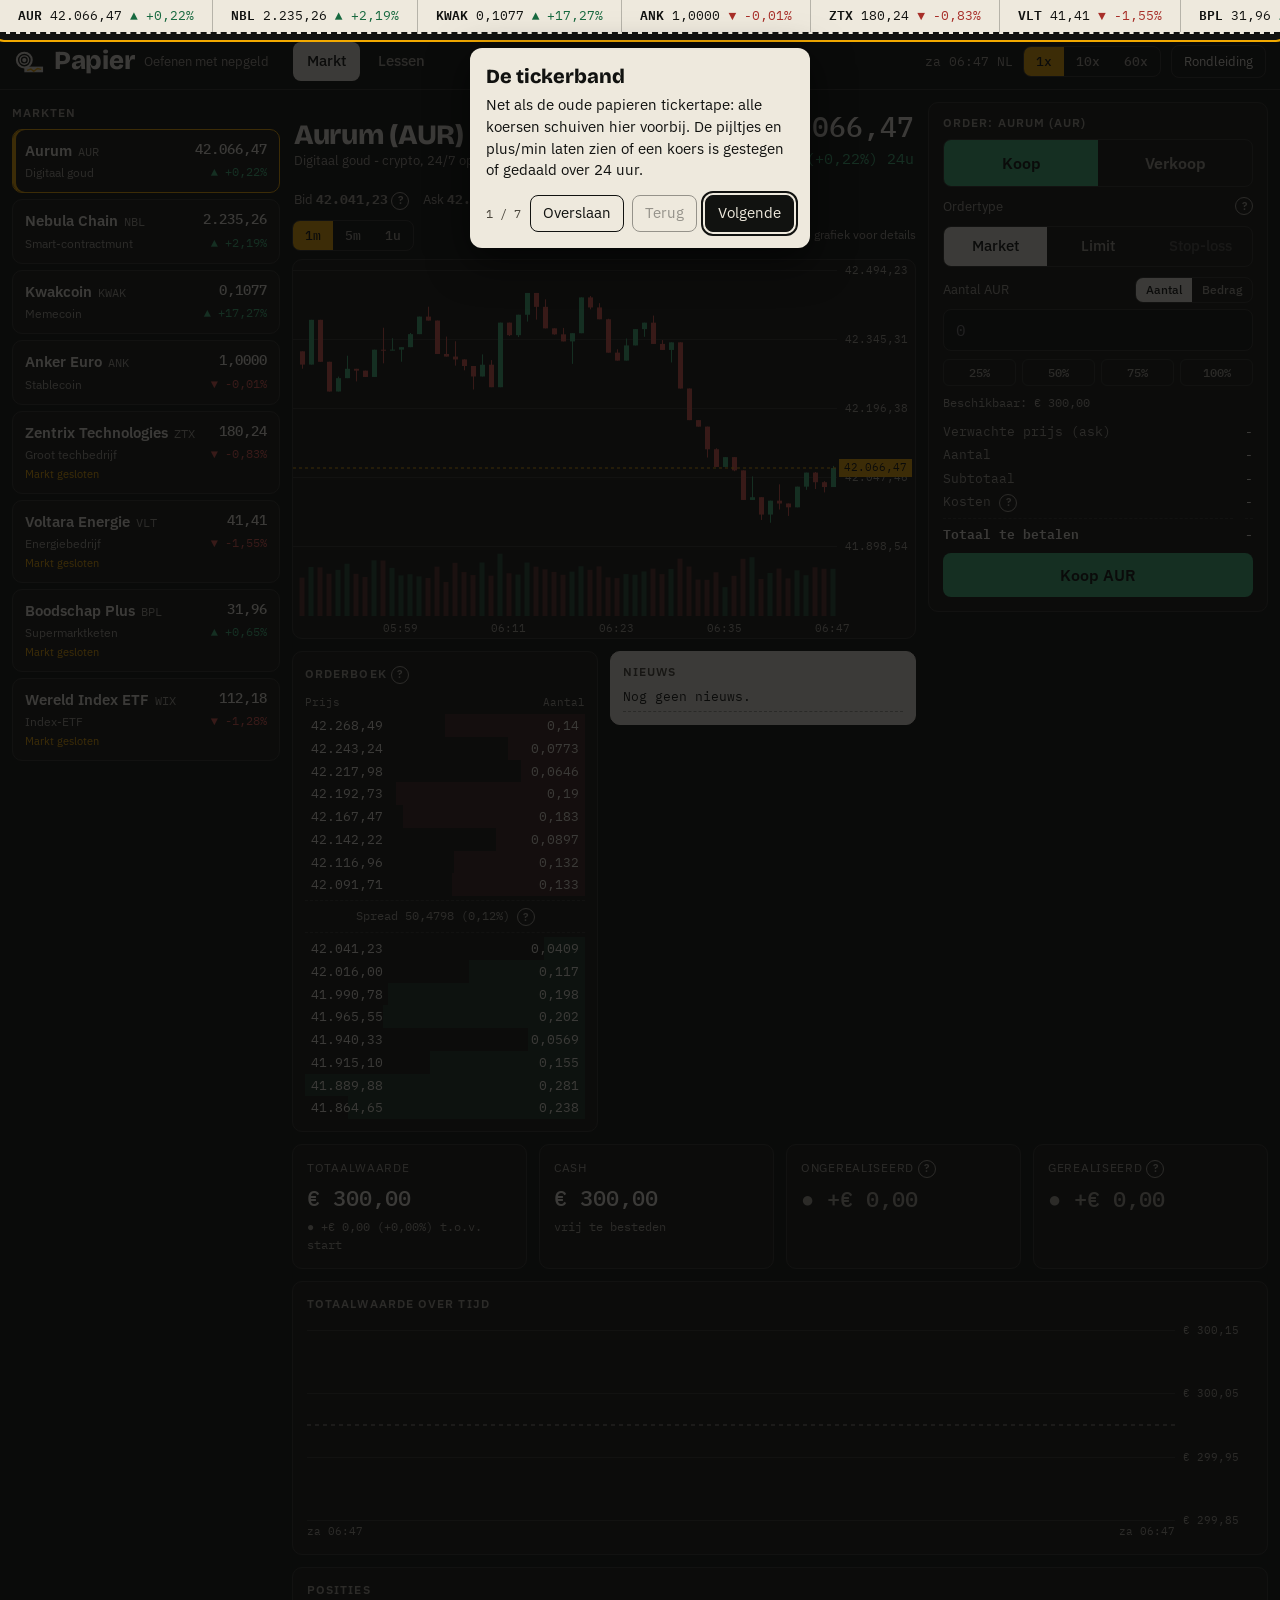
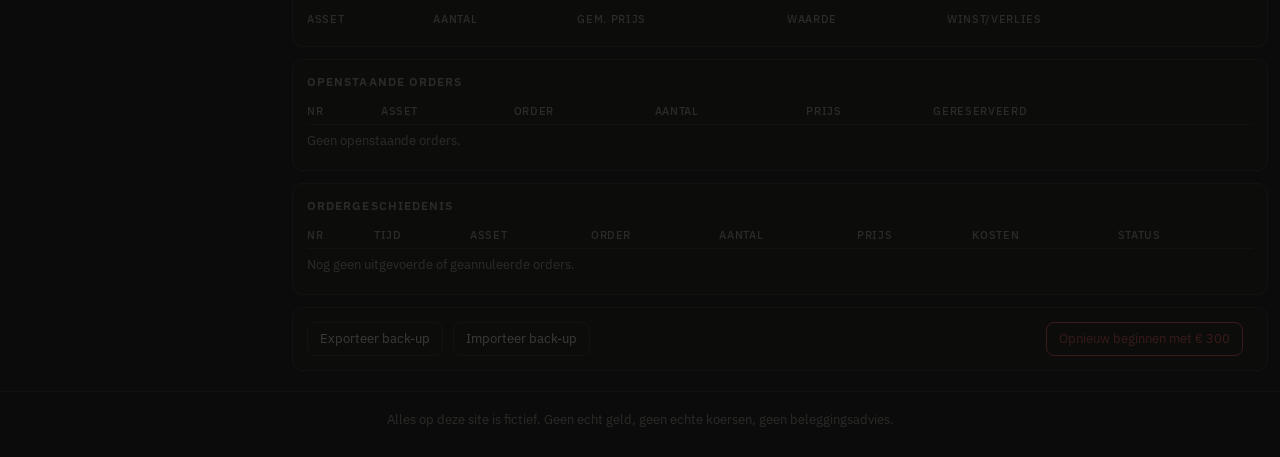
<file: index.html>
<!doctype html>
<html lang="nl">
<head>
<meta charset="utf-8">
<meta name="viewport" content="width=device-width, initial-scale=1">
<title>Papier - oefenen met handelen met nepgeld</title>
<meta name="description" content="Papier is een oefenapp voor crypto- en aandelenhandel met nepgeld. Fictieve koersen, 300 euro startkapitaal, rondleiding en korte lessen. Alles is fictief.">
<meta property="og:title" content="Papier - oefenen met handelen met nepgeld">
<meta property="og:description" content="Leer hoe handelen werkt zonder risico. Fictieve munten en aandelen, een live gesimuleerde markt en 300 euro nepgeld.">
<meta property="og:type" content="website">
<meta property="og:locale" content="nl_NL">
<meta name="theme-color" content="#111210">
<link rel="icon" href="data:image/svg+xml,%3Csvg xmlns='http://www.w3.org/2000/svg' viewBox='0 0 32 32'%3E%3Crect x='11' y='22' width='20' height='6' fill='%23EEE9DD'/%3E%3Cpolyline points='14,26 18,24.5 21,27 25,24 29,25' fill='none' stroke='%23F2A900' stroke-width='1.5'/%3E%3Ccircle cx='11' cy='15' r='9' fill='%23EEE9DD'/%3E%3Ccircle cx='11' cy='15' r='6' fill='none' stroke='%23111210' stroke-width='1.5'/%3E%3Ccircle cx='11' cy='15' r='3' fill='none' stroke='%23111210' stroke-width='1.5'/%3E%3C/svg%3E">
<link rel="preconnect" href="https://fonts.googleapis.com">
<link rel="preconnect" href="https://fonts.gstatic.com" crossorigin>
<link href="https://fonts.googleapis.com/css2?family=Bricolage+Grotesque:opsz,wght@12..96,600;12..96,800&family=IBM+Plex+Mono:wght@400;500;600&family=IBM+Plex+Sans:wght@400;500;600&display=swap" rel="stylesheet">
<link rel="stylesheet" href="css/style.css">
</head>
<body data-view="markt">
<a class="skip" href="#hoofd">Naar hoofdinhoud</a>

<div class="boven">
  <div class="tickerband" aria-label="Koersen van alle fictieve markten">
    <div class="tape-spoor" id="tape"></div>
  </div>
  <header class="kop">
    <div class="merk">
      <svg class="logo" viewBox="0 0 32 32" aria-hidden="true">
        <rect x="11" y="22" width="20" height="6" fill="#EEE9DD"/>
        <polyline points="14,26 18,24.5 21,27 25,24 29,25" fill="none" stroke="#F2A900" stroke-width="1.5"/>
        <circle cx="11" cy="15" r="9" fill="#EEE9DD"/>
        <circle cx="11" cy="15" r="6" fill="none" stroke="#111210" stroke-width="1.5"/>
        <circle cx="11" cy="15" r="3" fill="none" stroke="#111210" stroke-width="1.5"/>
      </svg>
      <h1 class="merknaam">Papier</h1>
      <span class="slogan">Oefenen met nepgeld</span>
    </div>
    <nav class="tabs" aria-label="Weergave">
      <button type="button" class="tab" data-view="markt" aria-pressed="true">Markt</button>
      <button type="button" class="tab tab-portefeuille" data-view="portefeuille" aria-pressed="false">Portefeuille</button>
      <button type="button" class="tab" data-view="lessen" id="nav-lessen" aria-pressed="false">Lessen</button>
    </nav>
    <div class="kopacties">
      <time class="klok mono" id="klok" title="Gesimuleerde tijd in Amsterdam"></time>
      <div class="snelheid" role="group" aria-label="Tijdversneller">
        <button type="button" data-s="1" aria-pressed="true">1x</button>
        <button type="button" data-s="10" aria-pressed="false">10x</button>
        <button type="button" data-s="60" aria-pressed="false">60x</button>
      </div>
      <button type="button" class="knop-klein" id="btn-tour">Rondleiding</button>
    </div>
  </header>
</div>

<div class="banner" id="banner" role="status" hidden></div>

<main id="hoofd" class="terminal">
  <aside class="assetlijst" data-sec="markt" aria-label="Markten">
    <h2 class="kopje">Markten</h2>
    <ul id="assets" class="assets"></ul>
  </aside>

  <section class="midden" data-sec="markt" aria-label="Koers en orderboek">
    <div class="assetkop">
      <div>
        <h2 class="assetnaam" id="k-naam"></h2>
        <p class="assetrol" id="k-rol"></p>
      </div>
      <div class="assetprijs">
        <div class="groot mono" id="k-prijs"></div>
        <div class="mono" id="k-verschil"></div>
      </div>
      <div class="assetstatus" id="k-status"></div>
    </div>
    <div class="tfbalk">
      <div class="tf" role="group" aria-label="Tijdsinterval van de candles">
        <button type="button" data-tf="1m" aria-pressed="true">1m</button>
        <button type="button" data-tf="5m" aria-pressed="false">5m</button>
        <button type="button" data-tf="1u" aria-pressed="false">1u</button>
      </div>
      <span class="hint">Candles <button type="button" class="vraag" data-begrip="candle" aria-label="Uitleg: candle">?</button> · beweeg of tik over de grafiek voor details</span>
    </div>
    <div class="grafiek-wrap">
      <canvas id="grafiek" role="img" aria-label="Koersgrafiek"></canvas>
      <div class="gesloten" id="gesloten" hidden></div>
    </div>
    <div class="onder">
      <section class="orderboek" aria-label="Orderboek">
        <h3 class="kopje">Orderboek <button type="button" class="vraag" data-begrip="orderboek" aria-label="Uitleg: orderboek">?</button></h3>
        <div class="ob-kop mono"><span>Prijs</span><span>Aantal</span></div>
        <div id="ob-asks" class="ob-zijde"></div>
        <div class="ob-mid mono" id="ob-mid"></div>
        <div id="ob-bids" class="ob-zijde"></div>
      </section>
      <section class="nieuws" aria-label="Nieuwsfeed">
        <h3 class="kopje">Nieuws</h3>
        <ul id="nieuws" class="nieuws-lijst"></ul>
      </section>
    </div>
  </section>

  <section class="orderpaneel" id="orderpaneel" data-sec="markt" aria-label="Order plaatsen">
    <div class="bon-houder" id="bon-houder"></div>
    <div class="op-kop">
      <h2 class="kopje">Order: <span id="op-asset"></span></h2>
      <button type="button" class="sluit" id="op-sluit" aria-label="Sluit orderpaneel">&times;</button>
    </div>
    <div class="seg groot" id="op-kant" role="group" aria-label="Kopen of verkopen">
      <button type="button" data-kant="koop" aria-pressed="true">Koop</button>
      <button type="button" data-kant="verkoop" aria-pressed="false">Verkoop</button>
    </div>
    <div class="veld-kop"><span>Ordertype</span> <button type="button" class="vraag" id="op-type-tip" data-begrip="market" aria-label="Uitleg: Market">?</button></div>
    <div class="seg" id="op-type" role="group" aria-label="Ordertype">
      <button type="button" data-type="markt" aria-pressed="true">Market</button>
      <button type="button" data-type="limit" aria-pressed="false">Limit</button>
      <button type="button" data-type="stop" aria-pressed="false">Stop-loss</button>
    </div>
    <form id="op-form" novalidate>
      <label class="veld" id="lbl-prijs" hidden><span id="lbl-prijs-tekst">Limietprijs</span><input id="op-prijs" inputmode="decimal" autocomplete="off"></label>
      <div class="veld-kop"><label for="op-invoer" id="lbl-invoer-tekst">Aantal</label>
        <div class="seg klein" id="op-modus" role="group" aria-label="Invoeren op aantal of bedrag">
          <button type="button" data-modus="aantal" aria-pressed="true">Aantal</button>
          <button type="button" data-modus="bedrag" aria-pressed="false">Bedrag</button>
        </div></div>
      <input class="invoer" id="op-invoer" inputmode="decimal" autocomplete="off" placeholder="0">
      <div class="pct" id="op-pct" role="group" aria-label="Snelle keuze">
        <button type="button" data-p="0.25">25%</button><button type="button" data-p="0.5">50%</button><button type="button" data-p="0.75">75%</button><button type="button" data-p="1">100%</button>
      </div>
      <p class="beschikbaar mono" id="op-beschikbaar"></p>
      <dl class="overzicht mono">
        <dt id="ov-label-prijs">Verwachte prijs</dt><dd id="ov-prijs">-</dd>
        <dt>Aantal</dt><dd id="ov-aantal">-</dd>
        <dt>Subtotaal</dt><dd id="ov-sub">-</dd>
        <dt>Kosten <button type="button" class="vraag" data-begrip="kosten" aria-label="Uitleg: kosten">?</button></dt><dd id="ov-kosten">-</dd>
        <dt class="tot" id="ov-totaal-label">Totaal te betalen</dt><dd class="tot" id="ov-totaal">-</dd>
      </dl>
      <p class="fout" id="op-fout" role="alert"></p>
      <p class="waarschuwing" id="op-markt-dicht" hidden></p>
      <p class="melding" id="op-melding" role="status"></p>
      <button type="submit" class="hoofdknop koop" id="op-submit">Koop</button>
    </form>
  </section>

  <section class="portefeuille" id="portefeuille" data-sec="portefeuille" aria-label="Portefeuille"></section>
</main>

<section id="lessen" class="lessen-view" aria-label="Lessen"></section>

<div class="sheet-schaduw" id="sheet-schaduw"></div>
<div class="mobiel-balk" id="mobiel-balk">
  <button type="button" class="koop" data-kant="koop" aria-pressed="true">Koop</button>
  <button type="button" class="verkoop" data-kant="verkoop" aria-pressed="false">Verkoop</button>
</div>

<dialog id="bevestig" class="dialoog" aria-labelledby="bv-titel">
  <h2 id="bv-titel" class="dl-titel"></h2>
  <p class="hint">Controleer je order voordat je bevestigt.</p>
  <dl class="overzicht mono" id="bv-lijst"></dl>
  <p id="bv-uitleg" class="hint"></p>
  <div class="dl-knoppen"><button type="button" class="knop-klein" id="bv-terug">Terug</button><button type="button" class="hoofdknop koop" id="bv-ok">Bevestig order</button></div>
</dialog>

<footer class="voet">
  <p>Alles op deze site is fictief. Geen echt geld, geen echte koersen, geen beleggingsadvies.</p>
</footer>

<script type="module" src="js/main.js"></script>
</body>
</html>
</file>
<file: css/style.css>
/* Papier - een handelsterminal met de warmte van papier en inkt */
:root {
  --ink: #111210; --ink-2: #181916; --ink-3: #22231F; --lijn: #34352E;
  --papier: #EEE9DD; --papier-2: #DDD6C4; --amber: #F2A900;
  --stijgen: #3FB57A; --dalen: #E0574F;
  --stijgen-p: #17693F; --dalen-p: #A82F29; /* voor op papier */
  --dim: #A8A398;
  --f-kop: 'Bricolage Grotesque', Georgia, serif;
  --f-tekst: 'IBM Plex Sans', system-ui, sans-serif;
  --f-mono: 'IBM Plex Mono', ui-monospace, Consolas, monospace;
  --r: 10px;
  color-scheme: dark;
}
*, *::before, *::after { box-sizing: border-box; }
html { -webkit-text-size-adjust: 100%; }
body { margin: 0; background: var(--ink); color: var(--papier); font: 15px/1.5 var(--f-tekst); min-width: 320px; }
h1, h2, h3, p, ul { margin: 0; }
ul { padding: 0; list-style: none; }
button { font: inherit; color: inherit; cursor: pointer; }
.mono, .tk, .klok, table, input, .ob-zijde, .ob-mid { font-family: var(--f-mono); font-variant-numeric: tabular-nums; }
::selection { background: var(--amber); color: var(--ink); }
:focus-visible { outline: 2px solid var(--amber); outline-offset: 2px; border-radius: 4px; }
.skip { position: absolute; left: 8px; top: -60px; background: var(--amber); color: var(--ink); padding: 8px 12px; z-index: 200; border-radius: 6px; }
.skip:focus { top: 8px; }
.op { color: var(--stijgen); } .neer { color: var(--dalen); } .vlak { color: var(--dim); }
.kopje { font: 600 12px/1 var(--f-tekst); letter-spacing: .09em; text-transform: uppercase; color: var(--dim); padding: 2px 0 10px; }

/* boven: tickerband + kop */
.boven { position: sticky; top: 0; z-index: 40; background: var(--ink); }
.tickerband { background: var(--papier); color: var(--ink); height: 34px; overflow: hidden; position: relative; border-bottom: 2px dashed var(--ink); }
.tape-spoor { display: flex; width: max-content; animation: tape 70s linear infinite; }
.tape-set { display: flex; flex: none; }
.tk { display: inline-flex; gap: 8px; align-items: center; padding: 0 18px; height: 32px; font-size: 13px; border-right: 1px solid rgba(17,18,16,.25); white-space: nowrap; }
.tk b { font-weight: 600; }
.tk .op { color: var(--stijgen-p); } .tk .neer { color: var(--dalen-p); } .tk .vlak { color: #5B574D; }
@keyframes tape { to { transform: translateX(-50%); } }
.tickerband:hover .tape-spoor { animation-play-state: paused; }

.kop { display: flex; align-items: center; gap: 16px; padding: 8px 14px; border-bottom: 1px solid var(--lijn); flex-wrap: wrap; }
.merk { display: flex; align-items: center; gap: 10px; }
.logo { width: 30px; height: 30px; }
.merknaam { font: 800 26px/1 var(--f-kop); letter-spacing: -.01em; }
.slogan { color: var(--dim); font-size: 13px; }
.tabs { display: flex; gap: 4px; margin-left: 8px; }
.tab { background: none; border: 0; padding: 8px 14px; border-radius: 8px; color: var(--dim); font-weight: 500; }
.tab:hover { color: var(--papier); background: var(--ink-3); }
.tab[aria-pressed="true"] { color: var(--ink); background: var(--papier); }
.kopacties { margin-left: auto; display: flex; align-items: center; gap: 10px; }
.klok { font-size: 13px; color: var(--dim); }
.snelheid, .tf { display: inline-flex; border: 1px solid var(--lijn); border-radius: 8px; overflow: hidden; }
.snelheid button, .tf button { background: none; border: 0; padding: 6px 12px; font: 500 13px var(--f-mono); color: var(--dim); }
.snelheid button:hover, .tf button:hover { color: var(--papier); background: var(--ink-3); }
.snelheid button[aria-pressed="true"], .tf button[aria-pressed="true"] { background: var(--amber); color: var(--ink); }
.knop-klein { background: none; border: 1px solid var(--lijn); border-radius: 8px; padding: 6px 12px; font-size: 13px; }
.knop-klein:hover { background: var(--ink-3); }

.banner { margin: 10px 12px 0; background: var(--papier); color: var(--ink); border-radius: var(--r); padding: 10px 14px; display: flex; gap: 12px; align-items: center; justify-content: space-between; }
.banner[hidden] { display: none; }
.banner button { background: var(--ink); color: var(--papier); border: 0; border-radius: 6px; padding: 5px 12px; }

/* layout desktop */
.terminal { display: grid; grid-template-columns: 268px minmax(0, 1fr) 340px; grid-template-areas: "lijst midden order" "lijst port port"; gap: 12px; padding: 12px; align-items: start; }
.assetlijst { grid-area: lijst; position: sticky; top: 104px; max-height: calc(100vh - 116px); overflow: auto; }
.midden { grid-area: midden; min-width: 0; }
.card, .assetlijst, .midden > *, .orderpaneel, .portefeuille { }
.assets { display: flex; flex-direction: column; gap: 6px; }
.asset { width: 100%; display: grid; grid-template-columns: 1fr auto; gap: 2px 8px; text-align: left; background: var(--ink-2); border: 1px solid var(--lijn); border-radius: var(--r); padding: 10px 12px; }
.asset:hover { border-color: var(--dim); }
.asset[aria-pressed="true"] { border-color: var(--amber); box-shadow: inset 3px 0 0 var(--amber); }
.asset .nm { font-weight: 600; }
.asset .nm small { color: var(--dim); font: 400 12px var(--f-mono); margin-left: 6px; }
.asset .pr { text-align: right; font: 500 14px var(--f-mono); }
.asset .rl { color: var(--dim); font-size: 12px; }
.asset .ch { text-align: right; font: 400 12px var(--f-mono); }
.asset .zi { grid-column: 1 / -1; font-size: 11px; color: var(--amber); }

.assetkop { display: flex; align-items: flex-end; gap: 20px; flex-wrap: wrap; padding: 4px 2px 10px; }
.assetnaam { font: 800 28px/1.1 var(--f-kop); letter-spacing: -.01em; }
.assetrol { color: var(--dim); font-size: 13px; }
.assetprijs { margin-left: auto; text-align: right; }
.assetprijs .groot { font-size: 28px; font-weight: 500; }
.assetstatus { flex-basis: 100%; font-size: 13px; color: var(--dim); display: flex; gap: 14px; flex-wrap: wrap; }
.assetstatus .st { color: var(--amber); }
.tfbalk { display: flex; justify-content: space-between; align-items: center; gap: 10px; flex-wrap: wrap; padding-bottom: 8px; }
.hint { color: var(--dim); font-size: 12px; }
.grafiek-wrap { position: relative; background: var(--ink-2); border: 1px solid var(--lijn); border-radius: var(--r); height: 380px; overflow: hidden; }
#grafiek { display: block; width: 100%; height: 100%; touch-action: pan-y; cursor: crosshair; }
.gesloten { position: absolute; right: 90px; top: 8px; background: var(--amber); color: var(--ink); font-weight: 600; font-size: 13px; padding: 4px 10px; border-radius: 6px; pointer-events: none; }
.gesloten[hidden] { display: none; }

.onder { align-items: start; display: grid; grid-template-columns: minmax(0, 1fr) minmax(0, 1fr); gap: 12px; margin-top: 12px; }
.orderboek, .nieuws { background: var(--ink-2); border: 1px solid var(--lijn); border-radius: var(--r); padding: 12px; }
.ob-kop { display: flex; justify-content: space-between; color: var(--dim); font-size: 11px; padding-bottom: 4px; }
.ob-zijde { display: flex; flex-direction: column; }
.ob-rij { display: flex; justify-content: space-between; font-size: 12.5px; padding: 2px 6px; position: relative; }
.ob-rij i { position: absolute; right: 0; top: 0; bottom: 0; opacity: .18; }
.ob-rij.ask i { background: var(--dalen); } .ob-rij.bid i { background: var(--stijgen); }
.ob-rij span { position: relative; }
.ob-rij.ask span:first-child { color: var(--dalen); } .ob-rij.bid span:first-child { color: var(--stijgen); }
.ob-mid { text-align: center; padding: 6px 0; margin: 4px 0; font-size: 12px; color: var(--dim); border-block: 1px dashed var(--lijn); }

/* nieuws als papieren strook */
.nieuws { background: var(--papier); color: var(--ink); border-color: var(--papier); }
.nieuws .kopje { color: #4A463C; }
.nieuws-lijst { display: flex; flex-direction: column; gap: 6px; max-height: 330px; overflow: auto; }
.nieuws-lijst li { font: 13px/1.35 var(--f-mono); padding-bottom: 6px; border-bottom: 1px dashed rgba(17,18,16,.35); }
.nieuws-lijst time { color: #4A463C; margin-right: 6px; }
.nieuws-lijst .op { color: var(--stijgen-p); } .nieuws-lijst .neer { color: var(--dalen-p); }
.nieuws-lijst li:first-child { animation: nieuw .6s; }
@keyframes nieuw { from { background: rgba(242,169,0,.5); } }

/* micro-animatie: koers flitst */
.flits-op { animation: fop .5s; } .flits-neer { animation: fneer .5s; }
@keyframes fop { from { background: rgba(63,181,122,.35); } }
@keyframes fneer { from { background: rgba(224,87,79,.35); } }

.voet { text-align: center; color: var(--dim); font-size: 13px; padding: 18px 12px 28px; border-top: 1px solid var(--lijn); margin-top: 8px; }

/* tooltip-icoon */
.vraag { width: 18px; height: 18px; border-radius: 50%; border: 1px solid var(--dim); background: none; color: var(--dim); font: 600 11px/1 var(--f-tekst); padding: 0; vertical-align: middle; }
.vraag:hover, .vraag[aria-expanded="true"] { background: var(--amber); border-color: var(--amber); color: var(--ink); }
.tooltip { position: fixed; z-index: 150; max-width: 280px; background: var(--papier); color: var(--ink); font-size: 13px; line-height: 1.4; padding: 9px 12px; border-radius: 8px; box-shadow: 0 6px 24px rgba(0,0,0,.5); pointer-events: none; }
.tooltip[hidden] { display: none; }
.verborgen { position: absolute; width: 1px; height: 1px; overflow: hidden; clip: rect(0 0 0 0); white-space: nowrap; }

/* orderpaneel */
.orderpaneel { grid-area: order; position: relative; overflow: hidden; background: var(--ink-2); border: 1px solid var(--lijn); border-radius: var(--r); padding: 14px; display: flex; flex-direction: column; gap: 10px; }
.op-kop { display: flex; justify-content: space-between; align-items: center; }
.op-kop .kopje { padding: 0; }
.sluit { display: none; background: none; border: 0; font-size: 28px; line-height: 1; color: var(--dim); padding: 2px 8px; }
.seg { display: flex; border: 1px solid var(--lijn); border-radius: 8px; overflow: hidden; }
.seg button { flex: 1; background: none; border: 0; padding: 8px 6px; color: var(--dim); font-weight: 500; }
.seg button:hover:not(:disabled) { color: var(--papier); background: var(--ink-3); }
.seg button:disabled { opacity: .4; cursor: not-allowed; }
.seg button[aria-pressed="true"] { background: var(--papier); color: var(--ink); }
.seg.groot button { padding: 11px 6px; font-weight: 600; font-size: 16px; }
#op-kant button[data-kant="koop"][aria-pressed="true"] { background: var(--stijgen); color: var(--ink); }
#op-kant button[data-kant="verkoop"][aria-pressed="true"] { background: var(--dalen); color: var(--ink); }
.seg.klein { flex: none; } .seg.klein button { padding: 3px 10px; font-size: 12px; }
.veld-kop { display: flex; justify-content: space-between; align-items: center; font-size: 13px; color: var(--dim); gap: 8px; }
.veld { display: flex; flex-direction: column; gap: 4px; font-size: 13px; color: var(--dim); margin-bottom: 8px; }
.veld[hidden] { display: none; }
input { background: var(--ink); border: 1px solid var(--lijn); color: var(--papier); border-radius: 8px; padding: 10px 12px; font-size: 16px; width: 100%; }
input:hover { border-color: var(--dim); }
.invoer { margin-top: 6px; }
.pct { display: grid; grid-template-columns: repeat(4, 1fr); gap: 6px; margin-top: 8px; }
.pct button { background: none; border: 1px solid var(--lijn); border-radius: 6px; padding: 5px 0; font: 500 12px var(--f-mono); color: var(--dim); }
.pct button:hover { color: var(--papier); background: var(--ink-3); }
.beschikbaar { font-size: 12px; color: var(--dim); margin-top: 8px; }
.overzicht { display: grid; grid-template-columns: 1fr auto; gap: 4px 12px; margin: 10px 0 4px; font-size: 13px; }
.overzicht dt { color: var(--dim); } .overzicht dd { margin: 0; text-align: right; }
.overzicht .tot { color: var(--papier); font-weight: 600; border-top: 1px dashed var(--lijn); padding-top: 6px; margin-top: 2px; }
.fout { color: var(--dalen); font-size: 13px; min-height: 1px; }
.fout:not(:empty)::before { content: '\2715  '; }
.waarschuwing { color: var(--amber); font-size: 13px; }
.waarschuwing[hidden] { display: none; }
.melding { color: var(--papier); font-size: 13px; }
.melding:empty { display: none; }
.hoofdknop { width: 100%; border: 0; border-radius: 8px; padding: 12px 14px; font: 600 16px var(--f-tekst); color: var(--ink); margin-top: 4px; }
.hoofdknop.koop { background: var(--stijgen); } .hoofdknop.verkoop { background: var(--dalen); }
.hoofdknop:hover { filter: brightness(1.1); }

/* orderbon: de signatuur */
.bon-houder { position: absolute; left: 14px; right: 14px; top: 0; z-index: 5; pointer-events: none; }
.bon { background: var(--papier); color: var(--ink); font: 12.5px/1.55 var(--f-mono); padding: 12px 14px 22px; position: relative; box-shadow: 0 10px 22px rgba(0,0,0,.5); transform: translateY(-115%); }
.bon::after { content: ''; position: absolute; left: 0; right: 0; bottom: 0; height: 10px; background: radial-gradient(circle at 8px 100%, var(--ink-2) 4.5px, transparent 5px) 0 0 / 16px 10px repeat-x; }
.bon-kop { font-weight: 600; letter-spacing: .08em; text-align: center; border-bottom: 1px dashed var(--ink); padding-bottom: 6px; margin-bottom: 6px; }
.bon-regel { display: flex; justify-content: space-between; gap: 10px; }
.bon-regel.tot { border-top: 1px dashed var(--ink); margin-top: 4px; padding-top: 4px; font-weight: 600; }
.bon-voet { text-align: center; font-size: 11px; margin-top: 8px; }
.bon-houder.print .bon { animation: print .9s steps(18, end) forwards; }
.bon-houder.weg .bon { animation: weg .5s ease-in forwards; }
@keyframes print { from { transform: translateY(-115%); } to { transform: none; } }
@keyframes weg { from { transform: none; } to { transform: translateY(-115%); } }

/* bevestigingsdialoog */
.dialoog { background: var(--papier); color: var(--ink); border: 0; border-radius: 12px; padding: 20px; width: min(420px, calc(100% - 32px)); }
.dialoog::backdrop { background: rgba(17,18,16,.78); }
.dialoog .hint { color: #4A463C; }
.dialoog .overzicht dt { color: #4A463C; } .dialoog .overzicht .tot { color: var(--ink); border-color: var(--ink); }
.dl-titel { font: 800 22px/1.2 var(--f-kop); margin-bottom: 4px; }
.dl-knoppen { display: flex; gap: 10px; justify-content: flex-end; margin-top: 14px; }
.dialoog .knop-klein { border-color: var(--ink); color: var(--ink); } .dialoog .knop-klein:hover { background: var(--papier-2); }
.dialoog .hoofdknop { width: auto; margin: 0; padding: 10px 16px; }

/* portefeuille */
.portefeuille { grid-area: port; min-width: 0; display: flex; flex-direction: column; gap: 12px; }
.tegels { display: grid; grid-template-columns: repeat(4, minmax(0, 1fr)); gap: 12px; }
.tegel, .pf-blok { background: var(--ink-2); border: 1px solid var(--lijn); border-radius: var(--r); padding: 14px; }
.tegel { display: flex; flex-direction: column; gap: 4px; }
.tegel .tl { font-size: 12px; letter-spacing: .06em; text-transform: uppercase; color: var(--dim); }
.tegel b { font-size: 22px; font-weight: 500; }
.sub { font-size: 12px; color: var(--dim); }
.pf-grafiek { height: 220px; } #pf-grafiek { width: 100%; height: 100%; display: block; touch-action: pan-y; cursor: crosshair; }
.tabel-wrap { overflow-x: auto; } .tabel-wrap.hoog { max-height: 340px; overflow-y: auto; }
table { width: 100%; border-collapse: collapse; font-size: 13px; }
th { text-align: left; font: 500 11px var(--f-tekst); letter-spacing: .06em; text-transform: uppercase; color: var(--dim); padding: 6px 10px 6px 0; white-space: nowrap; position: sticky; top: 0; background: var(--ink-2); }
td, tbody th { padding: 7px 10px 7px 0; border-top: 1px solid var(--lijn); white-space: nowrap; text-transform: none; letter-spacing: 0; font: 400 13px var(--f-mono); color: var(--papier); }
tbody th small, td small { color: var(--dim); }
td.leeg { color: var(--dim); font-family: var(--f-tekst); white-space: normal; }
.backup { display: flex; flex-wrap: wrap; gap: 10px; align-items: center; }
.knop-klein.gevaar { border-color: var(--dalen); color: var(--dalen); margin-left: auto; }
.knop-klein.gevaar:hover { background: var(--dalen); color: var(--ink); }

.sheet-schaduw, .mobiel-balk { display: none; }

/* lessen */
.lessen-view { max-width: 820px; margin: 0 auto; padding: 16px 12px 24px; }
body:not([data-view="lessen"]) .lessen-view { display: none; }
body[data-view="lessen"] .terminal { display: none; }
body[data-view="lessen"] .mobiel-balk { display: none; }
.les-kop h2 { font: 800 30px/1.1 var(--f-kop); margin-bottom: 6px; }
.les-kop p { color: var(--dim); }
.voortgang { height: 8px; background: var(--ink-3); border-radius: 4px; margin: 12px 0 18px; overflow: hidden; }
.voortgang i { display: block; height: 100%; background: var(--amber); }
.les { background: var(--ink-2); border: 1px solid var(--lijn); border-radius: var(--r); margin-bottom: 10px; }
.les summary { display: flex; align-items: center; gap: 14px; padding: 14px 16px; cursor: pointer; list-style: none; }
.les summary::-webkit-details-marker { display: none; }
.les .nr { width: 32px; height: 32px; border-radius: 50%; background: var(--papier); color: var(--ink); display: grid; place-items: center; font-weight: 600; flex: none; }
.les .lt { flex: 1; display: flex; flex-direction: column; } .les .lt small { color: var(--dim); font-size: 13px; }
.badge { font-size: 12px; border: 1px solid var(--dim); color: var(--dim); border-radius: 20px; padding: 2px 10px; white-space: nowrap; }
.badge.klaar { border-color: var(--stijgen); color: var(--stijgen); }
.les-inhoud { padding: 0 16px 18px; max-width: 64ch; }
.les-inhoud p { margin-bottom: 10px; }
.les-inhoud h4 { font: 800 16px var(--f-kop); margin: 18px 0 8px; color: var(--amber); }
.vraag-blok { border: 1px solid var(--lijn); border-radius: 8px; padding: 10px 12px; margin: 0 0 10px; }
.vraag-blok legend { font-weight: 600; padding: 0 6px; }
.optie { display: flex; gap: 8px; align-items: flex-start; padding: 5px 0; cursor: pointer; }
.optie input { width: auto; margin-top: 5px; accent-color: var(--amber); }
.optie.goed { color: var(--stijgen); } .optie.fout { color: var(--dalen); }
.uitleg-ant { background: var(--papier); color: var(--ink); border-radius: 6px; padding: 8px 10px; margin: 6px 0 0; font-size: 14px; }
.opdracht { border-left: 3px solid var(--amber); padding-left: 10px; }
.opdracht.klaar { border-color: var(--stijgen); }

/* rondleiding */
.tour-spot { position: fixed; z-index: 120; border-radius: 10px; box-shadow: 0 0 0 9999px rgba(10,10,9,.78); outline: 2px solid var(--amber); pointer-events: none; transition: all .25s; }
.tour-kaart { position: fixed; z-index: 130; width: min(340px, calc(100vw - 24px)); background: var(--papier); color: var(--ink); border-radius: 12px; padding: 16px; box-shadow: 0 12px 40px rgba(0,0,0,.6); }
.tour-kaart h2 { font: 800 20px/1.2 var(--f-kop); margin-bottom: 6px; }
.tour-kaart p { font-size: 14.5px; }
.tour-voet { display: flex; align-items: center; gap: 8px; margin-top: 14px; }
.tour-voet .tel { margin-right: auto; font: 12px var(--f-mono); color: #4A463C; }
.tour-kaart button { background: none; border: 1px solid var(--ink); color: var(--ink); border-radius: 8px; padding: 6px 12px; }
.tour-kaart button.vol { background: var(--ink); color: var(--papier); }
.tour-kaart button:disabled { opacity: .4; }
.tour-kaart :focus-visible { outline-color: var(--ink); }

/* mobiel */
@media (max-width: 959px) {
  .orderpaneel { position: fixed; left: 0; right: 0; bottom: 0; z-index: 60; max-height: 90vh; overflow-y: auto; border-radius: 16px 16px 0 0; transform: translateY(105%); visibility: hidden; transition: transform .25s, visibility .25s; padding-bottom: calc(14px + env(safe-area-inset-bottom)); }
  body.sheet-open .orderpaneel { transform: none; visibility: visible; }
  .sluit { display: block; }
  body.sheet-open .sheet-schaduw { display: block; position: fixed; inset: 0; background: rgba(17,18,16,.65); z-index: 55; }
  .mobiel-balk { display: flex; position: fixed; left: 0; right: 0; bottom: 0; z-index: 50; gap: 10px; padding: 10px 12px calc(10px + env(safe-area-inset-bottom)); background: var(--ink); border-top: 1px solid var(--lijn); }
  .mobiel-balk button { flex: 1; border: 0; border-radius: 8px; padding: 13px; font: 600 16px var(--f-tekst); color: var(--ink); }
  .mobiel-balk .koop { background: var(--stijgen); } .mobiel-balk .verkoop { background: var(--dalen); }
  body:not([data-view="markt"]) .mobiel-balk { display: none; }
  .tegels { grid-template-columns: repeat(2, minmax(0, 1fr)); }
  .knop-klein.gevaar { margin-left: 0; }
  .tab-portefeuille { display: inline-block; }
  .terminal { display: block; padding: 8px 8px 96px; }
  .kop { gap: 8px; padding: 6px 10px; }
  .slogan, .klok { display: none; }
  .merknaam { font-size: 22px; }
  .tabs { margin-left: 0; order: 3; width: 100%; }
  .tab { flex: 1; text-align: center; }
  .kopacties { margin-left: auto; }
  .assetlijst { position: static; max-height: none; margin-bottom: 10px; overflow: visible; }
  .assets { flex-direction: row; overflow-x: auto; padding-bottom: 6px; scroll-snap-type: x proximity; }
  .asset { min-width: 170px; scroll-snap-align: start; }
  .grafiek-wrap { height: 300px; }
  .onder { grid-template-columns: 1fr; }
  .assetnaam { font-size: 22px; } .assetprijs .groot { font-size: 22px; }
  body[data-view="markt"] [data-sec="portefeuille"], body[data-view="portefeuille"] [data-sec="markt"] { display: none; }
}
@media (min-width: 960px) { .tab-portefeuille { display: none; } }

/* beweging beperken */
@media (prefers-reduced-motion: reduce) {
  .tape-spoor { animation: none; width: auto; overflow-x: auto; }
  .tickerband { overflow-x: auto; }
  .tape-set[aria-hidden="true"] { display: none; }
  .bon { transform: none; }
  .bon-houder.print .bon, .bon-houder.weg .bon { animation: none; }
  .bon-houder.weg { display: none; }
  .flits-op, .flits-neer, .nieuws-lijst li:first-child { animation: none; }
  .tour-spot, .orderpaneel { transition: none; }
}
</file>
